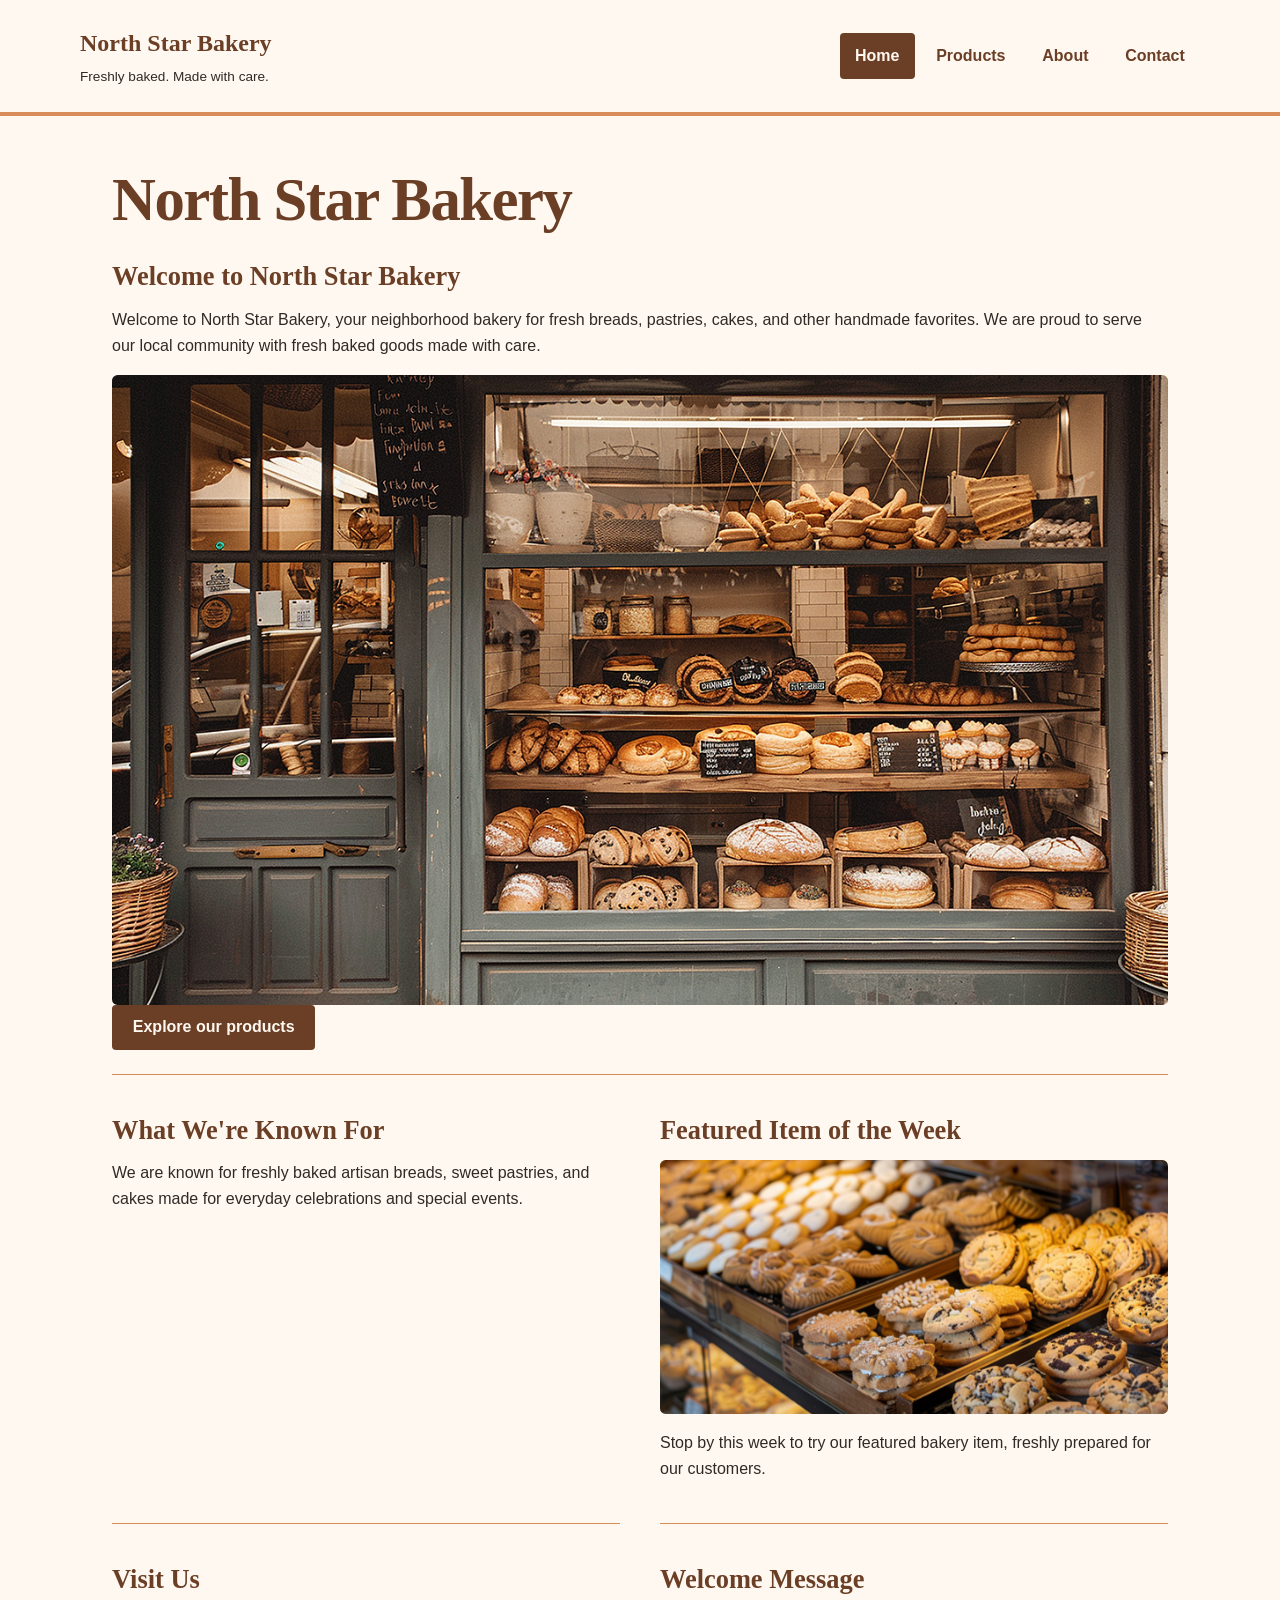
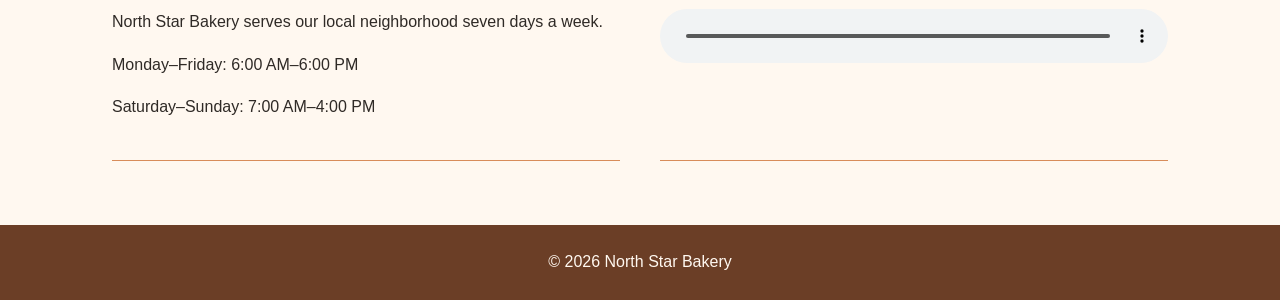
<file: index.html>
<!DOCTYPE html>
<html lang="en">
<head>
    <meta charset="UTF-8">
    <meta name="viewport" content="width=device-width, initial-scale=1.0">
    <title>North Star Bakery | Home</title>
<link rel="stylesheet" href="styles.css">
<script src="scripts.js" defer></script>
</head>

<body>
    <a href="#main-content" class="skip-link">Skip to content</a><header>
        <div>
<a href="index.html" class="brand">North Star Bakery</a><p class="brand-note">Freshly baked. Made with care.</p>
</div>
<nav aria-label="Main navigation">
            <ul>
                <li><a href="index.html" aria-current="page">Home</a></li>
                <li><a href="products.html">Products</a></li>
                <li><a href="about.html">About</a></li>
                <li><a href="contact.html">Contact</a></li>
            </ul>
        </nav>
    </header>

    <main id="main-content">
        <h1>North Star Bakery</h1>

        <div class="page-layout">
<section>
            <h2>Welcome to North Star Bakery</h2>
            <p>
                Welcome to North Star Bakery, your neighborhood bakery for
                fresh breads, pastries, cakes, and other handmade favorites.
                We are proud to serve our local community with fresh baked
                goods made with care.
            </p>

            <img src="bakery-storefront.jpg" alt="Storefront of North Star Bakery">
        <a href="products.html" class="button">Explore our products</a></section>

        <section>
            <h2>What We're Known For</h2>
            <p>
                We are known for freshly baked artisan breads, sweet pastries,
                and cakes made for everyday celebrations and special events.
            </p>
        </section>

        <section>
            <h2>Featured Item of the Week</h2>

            <picture>
                <source media="(min-width: 800px)" srcset="bakery-feature-large.jpg">

                <img src="bakery-feature-small.jpg" alt="Featured baked item of the week from North Star Bakery">
            </source></picture>

            <p>
                Stop by this week to try our featured bakery item, freshly
                prepared for our customers.
            </p>
        </section>

        <section>
            <h2>Visit Us</h2>
            <p>North Star Bakery serves our local neighborhood seven days a week.</p>
            <p>Monday–Friday: 6:00 AM–6:00 PM</p>
            <p>Saturday–Sunday: 7:00 AM–4:00 PM</p>
        </section>

        <section>
            <h2>Welcome Message</h2>

            <audio controls>
                <source src="bakery-welcome.mp3" type="audio/mpeg">
                Your browser does not support the audio element.
                Please contact North Star Bakery for more information.
            </source></audio>
        </section>
    </div></main>

    <footer>
        <p>© 2026 North Star Bakery</p>
    </footer>
</body>
</html>
</file>
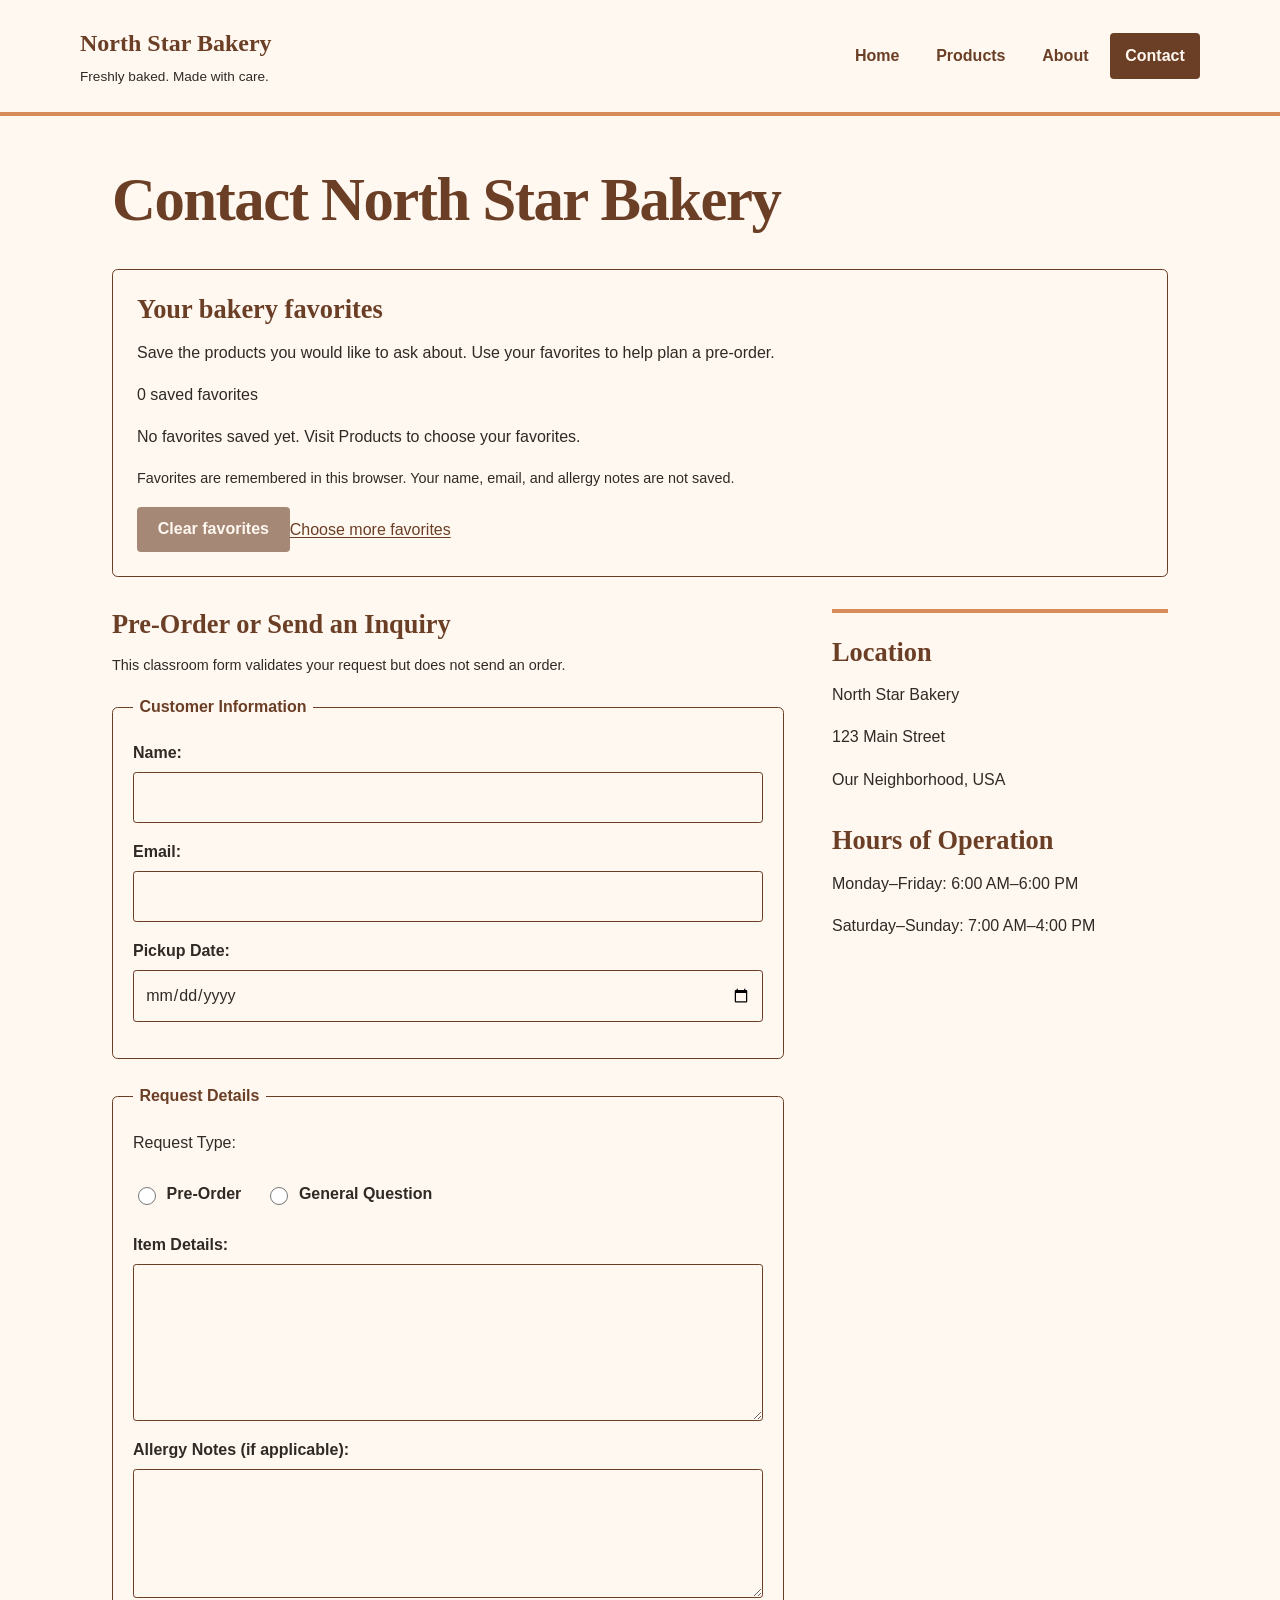
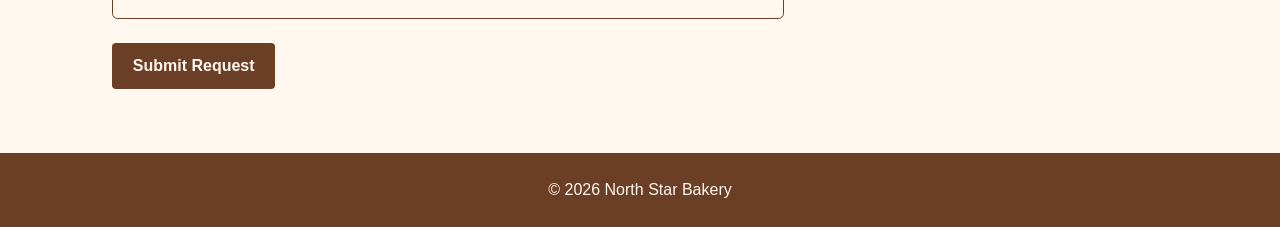
<file: contact.html>
<!DOCTYPE html>
<html lang="en">
<head>
    <meta charset="UTF-8">
    <meta name="viewport" content="width=device-width, initial-scale=1.0">
    <title>North Star Bakery | Contact</title>
<link rel="stylesheet" href="styles.css">
<script src="scripts.js" defer></script>
</head>

<body>
    <a href="#main-content" class="skip-link">Skip to content</a><header>
        <div>
<a href="index.html" class="brand">North Star Bakery</a><p class="brand-note">Freshly baked. Made with care.</p>
</div>
<nav aria-label="Main navigation">
            <ul>
                <li><a href="index.html">Home</a></li>
                <li><a href="products.html">Products</a></li>
                <li><a href="about.html">About</a></li>
                <li><a href="contact.html" aria-current="page">Contact</a></li>
            </ul>
        </nav>
    </header>

    <main id="main-content">
        <h1>Contact North Star Bakery</h1>

        <section class="favorites-panel" aria-labelledby="favorites-heading"><h2 id="favorites-heading">Your bakery favorites</h2>
<p>Save the products you would like to ask about. Use your favorites to help plan a pre-order.</p>
<p id="favorite-count"></p>
<p id="favorites-empty">No favorites saved yet. Visit Products to choose your favorites.</p>
<ul id="saved-favorites"></ul>
<p id="storage-note" class="helper-text"></p>
<p id="favorites-status" class="status-message" role="status"></p>
<button id="clear-favorites" type="button">Clear favorites</button><a href="products.html">Choose more favorites</a></section><div class="contact-layout">
<section class="contact-form">
            <h2>Pre-Order or Send an Inquiry</h2>

            <form action="#" method="post">
                <p class="helper-text">This classroom form validates your request but does not send an order.</p>
<p id="form-status" role="status" class="status-message"></p>
<fieldset>
                    <legend>Customer Information</legend>

                    <p>
                        <label for="name">Name:</label>
                        <input type="text" id="name" name="name" required aria-describedby="name-error">
                    <p id="name-error" class="field-error"></p></p>

                    <p>
                        <label for="email">Email:</label>
                        <input type="email" id="email" name="email" required aria-describedby="email-error">
                    <p id="email-error" class="field-error"></p></p>

                    <p>
                        <label for="pickup-date">Pickup Date:</label>
                        <input type="date" id="pickup-date" name="pickup-date" required aria-describedby="pickup-date-error">
                    <p id="pickup-date-error" class="field-error"></p></p>
                </fieldset>

                <fieldset>
                    <legend>Request Details</legend>

                    <p>Request Type:</p>

                    <div class="radio-group">
<div class="radio-option">
<input type="radio" id="preorder" name="request-type" value="preorder" required aria-describedby="request-type-error">
                    <label for="preorder">Pre-Order</label>

                    </div>
<div class="radio-option">
<input type="radio" id="question" name="request-type" value="question" aria-describedby="request-type-error">
                    <label for="question">General Question</label>

                    </div>
</div>
<p id="request-type-error" class="field-error"></p>
<p>
                        <label for="item-details">Item Details:</label><br>
                        <textarea id="item-details" name="item-details" rows="5" cols="40" required aria-describedby="item-details-error favorites-prefill-note"></textarea>
                    <p id="favorites-prefill-note" class="helper-text"></p><p id="item-details-error" class="field-error"></p></p>

                    <p>
                        <label for="allergy-notes">
                            Allergy Notes (if applicable):
                        </label><br>

                        <textarea id="allergy-notes" name="allergy-notes" rows="4" cols="40"></textarea>
                    </p>
                </fieldset>

                <button type="submit">Submit Request</button>
            </form>
        </section>

        <aside class="contact-details" aria-label="Visit the bakery"><section>
            <h2>Location</h2>
            <p>North Star Bakery</p>
            <p>123 Main Street</p>
            <p>Our Neighborhood, USA</p>
        </section>

        <section>
            <h2>Hours of Operation</h2>
            <p>Monday–Friday: 6:00 AM–6:00 PM</p>
            <p>Saturday–Sunday: 7:00 AM–4:00 PM</p>
        </section>
    </aside>
</div></main>

    <footer>
        <p>© 2026 North Star Bakery</p>
    </footer>
</body>
</html>
</file>
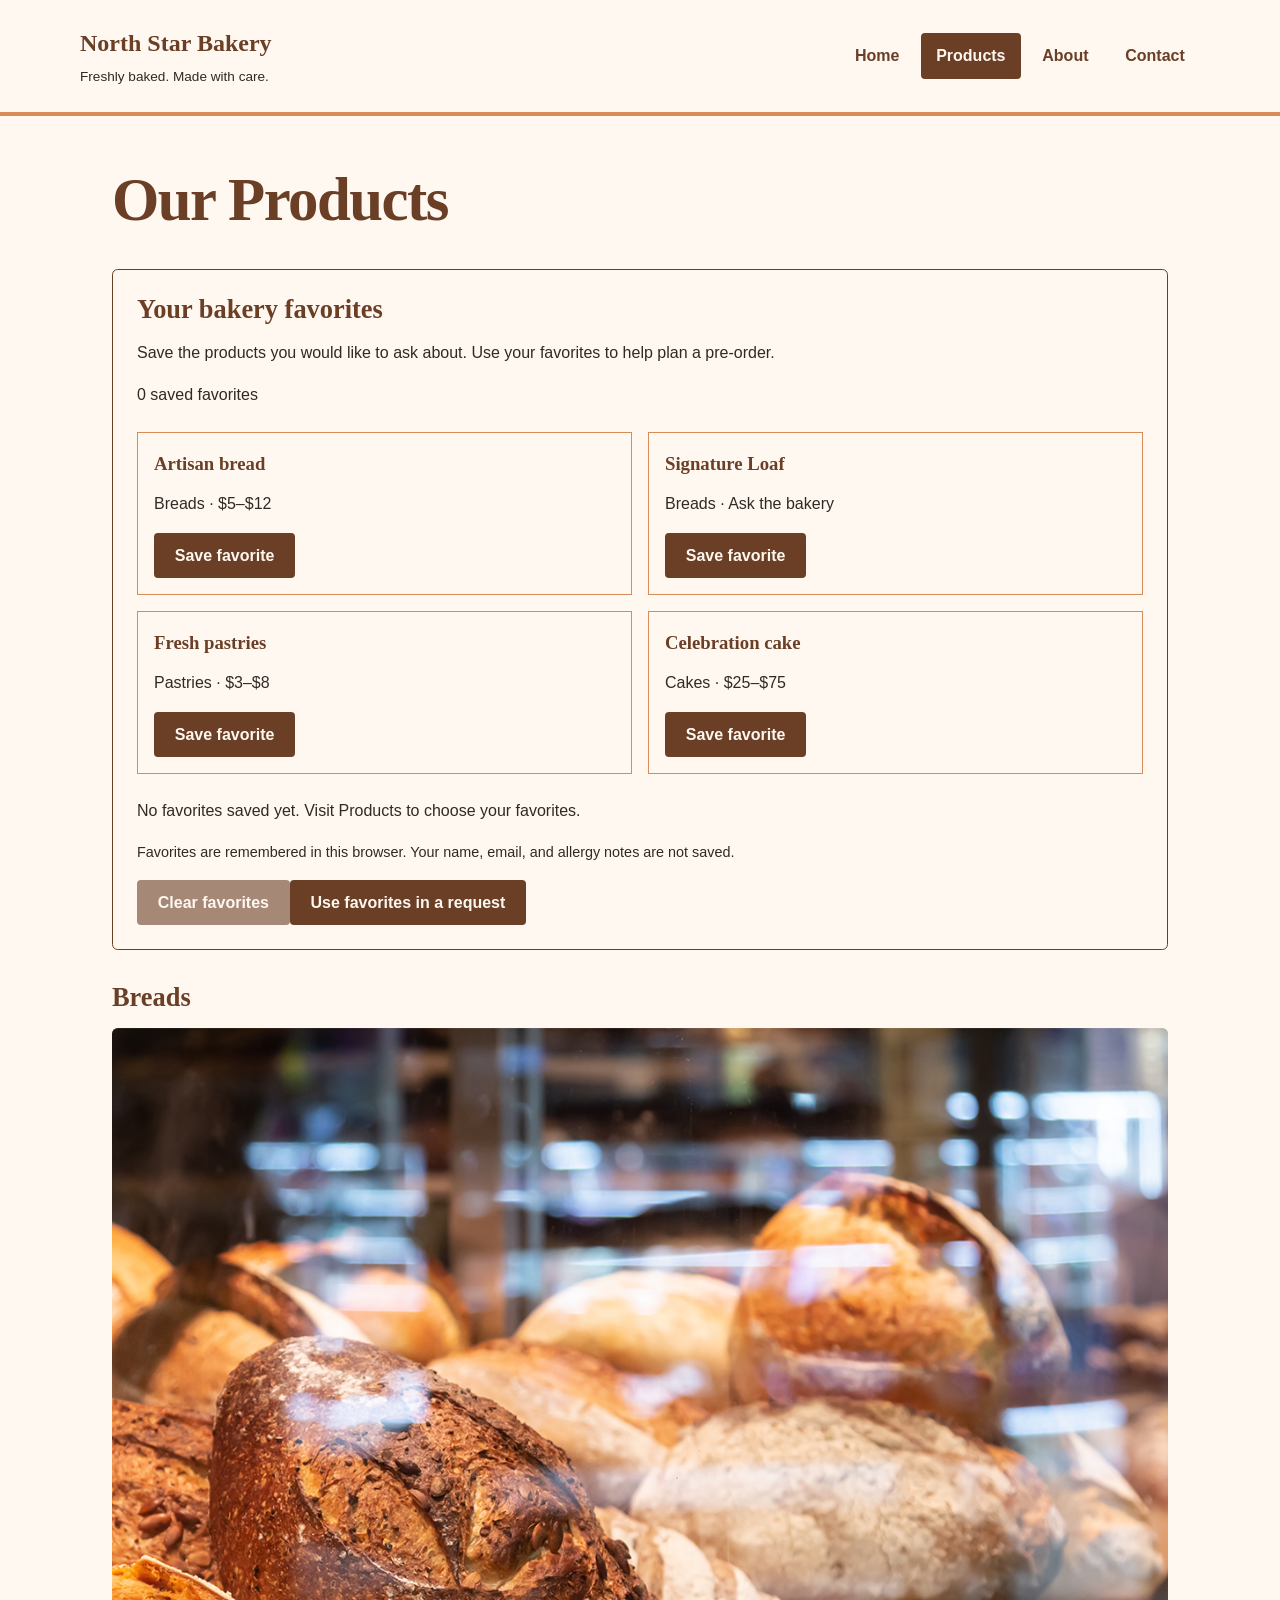
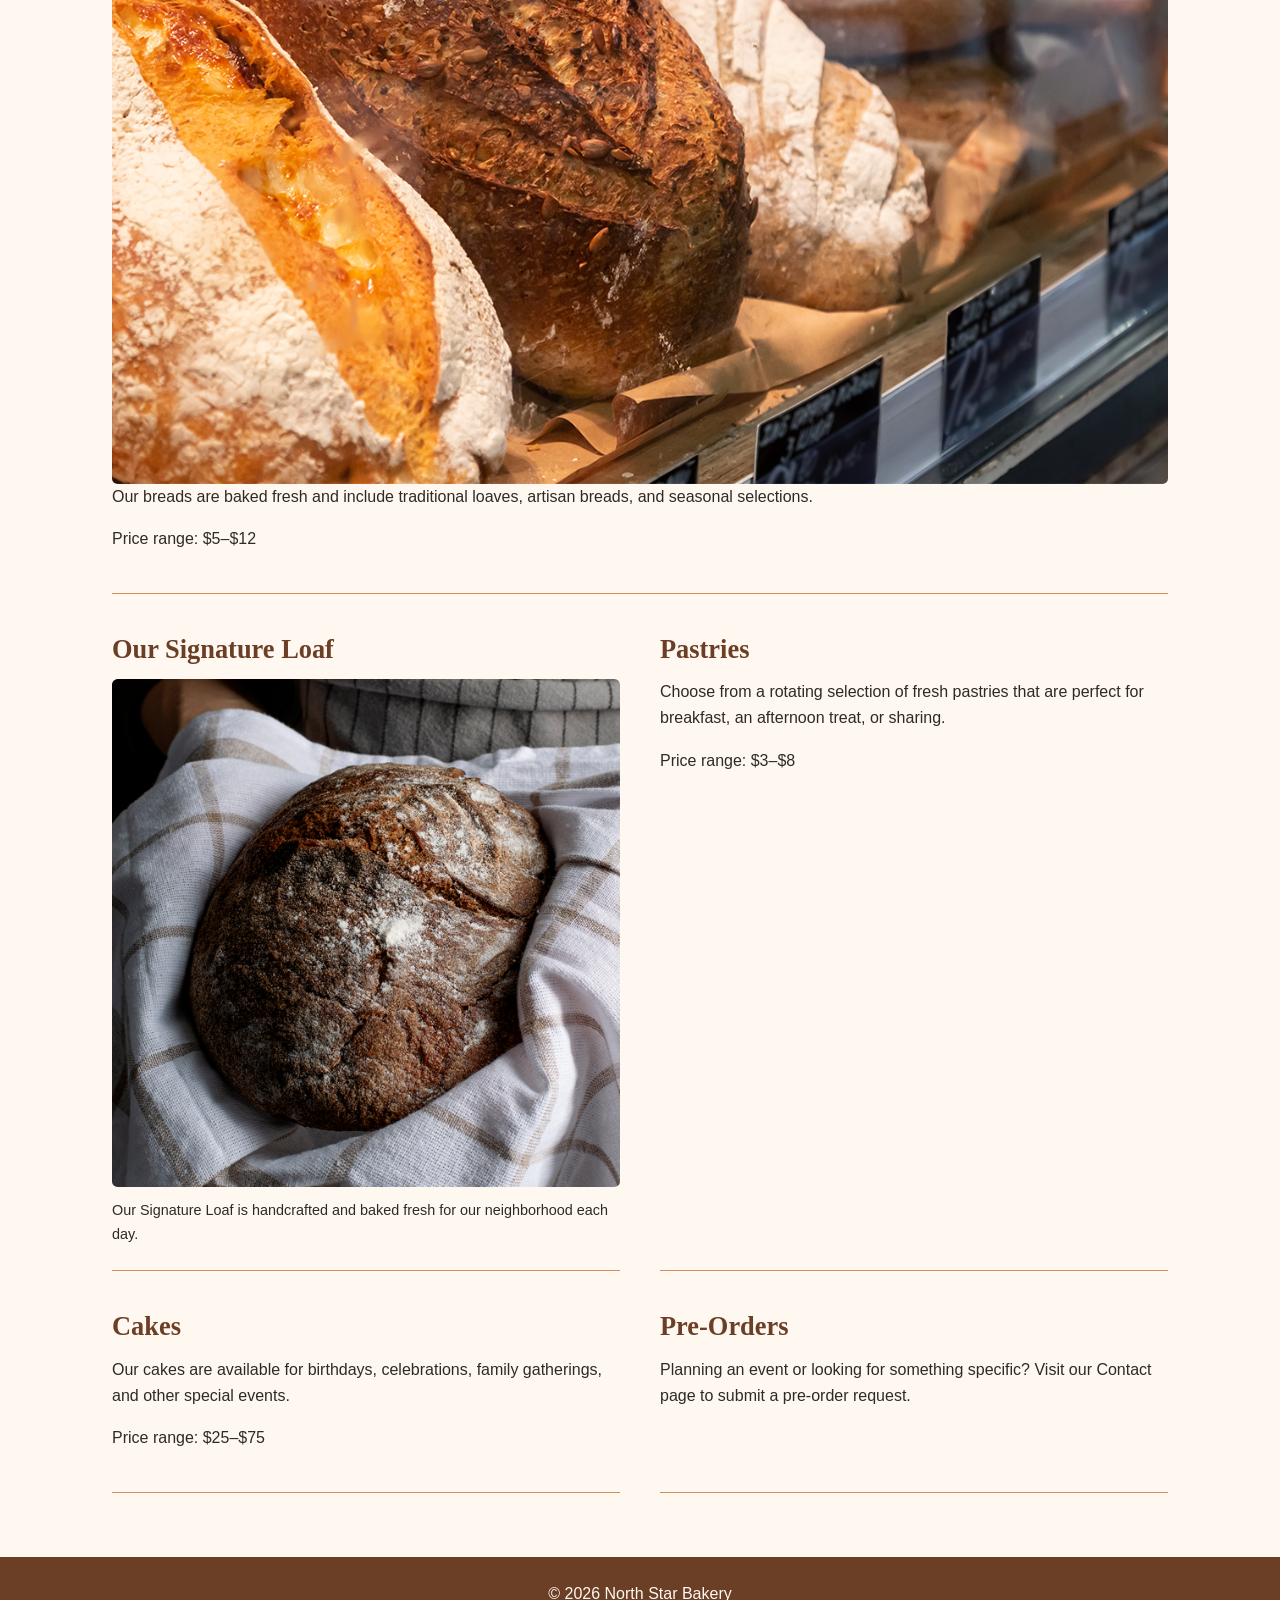
<file: products.html>
<!DOCTYPE html>
<html lang="en">
<head>
    <meta charset="UTF-8">
    <meta name="viewport" content="width=device-width, initial-scale=1.0">
    <title>North Star Bakery | Products</title>
<link rel="stylesheet" href="styles.css">
<script src="scripts.js" defer></script>
</head>

<body>
    <a href="#main-content" class="skip-link">Skip to content</a><header>
        <div>
<a href="index.html" class="brand">North Star Bakery</a><p class="brand-note">Freshly baked. Made with care.</p>
</div>
<nav aria-label="Main navigation">
            <ul>
                <li><a href="index.html">Home</a></li>
                <li><a href="products.html" aria-current="page">Products</a></li>
                <li><a href="about.html">About</a></li>
                <li><a href="contact.html">Contact</a></li>
            </ul>
        </nav>
    </header>

    <main id="main-content">
        <h1>Our Products</h1>

        <section class="favorites-panel" aria-labelledby="favorites-heading"><h2 id="favorites-heading">Your bakery favorites</h2>
<p>Save the products you would like to ask about. Use your favorites to help plan a pre-order.</p>
<p id="favorite-count"></p>
<div id="product-choices" class="product-choices"></div>
<p id="favorites-empty">No favorites saved yet. Visit Products to choose your favorites.</p>
<ul id="saved-favorites"></ul>
<p id="storage-note" class="helper-text"></p>
<p id="favorites-status" class="status-message" role="status"></p>
<button id="clear-favorites" type="button">Clear favorites</button><a href="contact.html" class="button">Use favorites in a request</a></section><div class="page-layout">
<section>
            <h2>Breads</h2>

            <img src="bakery-bread.jpg" alt="Fresh artisan bread baked at North Star Bakery">

            <p>
                Our breads are baked fresh and include traditional loaves,
                artisan breads, and seasonal selections.
            </p>
            <p>Price range: $5–$12</p>
        </section>

        <section>
            <h2>Our Signature Loaf</h2>

            <figure>
                <img src="bakery-signature-loaf.jpg" alt="North Star Bakery's freshly baked Signature Loaf">

                <figcaption>
                    Our Signature Loaf is handcrafted and baked fresh for our
                    neighborhood each day.
                </figcaption>
            </figure>
        </section>

        <section>
            <h2>Pastries</h2>
            <p>
                Choose from a rotating selection of fresh pastries that are
                perfect for breakfast, an afternoon treat, or sharing.
            </p>
            <p>Price range: $3–$8</p>
        </section>

        <section>
            <h2>Cakes</h2>
            <p>
                Our cakes are available for birthdays, celebrations, family
                gatherings, and other special events.
            </p>
            <p>Price range: $25–$75</p>
        </section>

        <section>
            <h2>Pre-Orders</h2>
            <p>
                Planning an event or looking for something specific?
                Visit our Contact page to submit a pre-order request.
            </p>
        </section>
    </div></main>

    <footer>
        <p>© 2026 North Star Bakery</p>
    </footer>
</body>
</html>
</file>
<file: styles.css>
/* North Star Bakery: four colors and two font families. */
:root {
  --cream: #FFF8F0;
  --brown: #6B3E26;
  --peach: #D88C5A;
  --charcoal: #2F2A26;
}
* { box-sizing: border-box; }
body { margin: 0; background: var(--cream); color: var(--charcoal); font-family: Arial, sans-serif; font-size: 1rem; line-height: 1.65; }
a { color: var(--brown); text-underline-offset: .2em; }
a:hover { text-decoration-thickness: 2px; }
a:focus-visible, button:focus-visible, input:focus-visible, textarea:focus-visible { outline: 3px solid var(--brown); outline-offset: 4px; }
.skip-link { position: absolute; left: 1rem; top: -6rem; padding: .65rem 1rem; background: var(--cream); z-index: 2; }
.skip-link:focus { top: 1rem; }
header { border-bottom: 4px solid var(--peach); padding: 1.5rem max(1rem, calc((100% - 1120px) / 2)); }
.brand { display: inline-block; color: var(--brown); font-family: Georgia, serif; font-size: 1.5rem; font-weight: bold; text-decoration: none; }
.brand-note { margin: .15rem 0 1rem; font-size: .85rem; }
nav ul { display: flex; flex-wrap: wrap; gap: .4rem; list-style: none; padding: 0; margin: 0; }
nav a { display: block; padding: .6rem .95rem; min-height: 44px; border-radius: .25rem; font-weight: bold; text-decoration: none; }
nav a[aria-current="page"] { background: var(--brown); color: var(--cream); }
nav a:hover { background: var(--peach); color: var(--charcoal); }
main { max-width: 1120px; margin: auto; padding: 2rem 1rem 3rem; }
h1, h2 { font-family: Georgia, serif; line-height: 1.2; color: var(--brown); }
h1 { font-size: clamp(2.2rem, 6vw, 3.8rem); margin: 0 0 1.5rem; letter-spacing: -.025em; }
h2 { font-size: 1.65rem; margin: 0 0 .85rem; }
p { margin: 0 0 1rem; }
section { min-width: 0; }
.page-layout { display: flex; flex-direction: column; gap: 2rem; }
.page-layout > section { padding-bottom: 1.5rem; border-bottom: 1px solid var(--peach); }
img, video { display: block; max-width: 100%; height: auto; border-radius: .35rem; }
picture { display: block; margin-bottom: 1rem; }
audio { width: 100%; max-width: 36rem; }
figure { margin: 0; }
figcaption { padding-top: .75rem; font-size: .9rem; }
.button, button { display: inline-block; border: 0; background: var(--brown); color: var(--cream); padding: .85rem 1.3rem; border-radius: .25rem; font: bold 1rem Arial, sans-serif; cursor: pointer; text-decoration: none; }
.button:hover, button:hover { background: var(--charcoal); }
.contact-layout { display: flex; flex-direction: column; gap: 2rem; }
.contact-details { border-top: 4px solid var(--peach); padding-top: 1.5rem; }
.contact-details section + section { margin-top: 2rem; }
fieldset { min-width: 0; margin: 0 0 1.5rem; padding: 1rem; border: 1px solid var(--brown); border-radius: .35rem; }
legend { padding: 0 .4rem; color: var(--brown); font-weight: bold; }
label { font-weight: bold; }
input:not([type="radio"]), textarea { display: block; width: 100%; min-width: 0; margin-top: .35rem; padding: .7rem; border: 1px solid var(--brown); border-radius: .2rem; background: var(--cream); color: var(--charcoal); font: inherit; }
textarea { resize: vertical; }
input[type="radio"] { accent-color: var(--brown); width: 1.1rem; height: 1.1rem; }
.radio-group { display: flex; flex-wrap: wrap; gap: .75rem 1.5rem; margin-bottom: 1rem; }
.radio-option { display: flex; align-items: center; gap: .5rem; min-height: 44px; }
form p:last-child { margin-bottom: 0; }
footer { padding: 1.5rem 1rem; background: var(--brown); color: var(--cream); text-align: center; }
footer p { margin: 0; }
/* Mobile is the default. Wider screens gain room and side-by-side sections. */
@media (min-width: 48rem) {
  header { display: flex; align-items: center; justify-content: space-between; gap: 2rem; }
  .brand-note { margin-bottom: 0; }
  main { padding: 3rem 2rem 4rem; }
  .page-layout { flex-direction: row; flex-wrap: wrap; gap: 2.5rem; }
  .page-layout > section { flex: 1 1 calc(50% - 2.5rem); }
  .page-layout > section:first-child { flex-basis: 100%; }
  .contact-layout { flex-direction: row; align-items: flex-start; gap: 3rem; }
  .contact-form { flex: 2; }
  .contact-details { flex: 1; }
  fieldset { padding: 1.25rem; }
}
/* Touchstone 4 favorites and inline form feedback. */
.favorites-panel { margin: 2rem 0; padding: 1.5rem; border: 1px solid var(--brown); border-radius: .35rem; }
.product-choices { display: flex; flex-direction: column; gap: 1rem; margin: 1.5rem 0; }
.favorite-card { flex: 1; min-width: 0; padding: 1rem; border: 1px solid var(--peach); }
h3 { color: var(--brown); font-family: Georgia, serif; margin: 0 0 .65rem; }
button[aria-pressed="true"] { background: var(--charcoal); }
button:disabled { opacity: .6; cursor: default; }
.field-error { color: var(--brown); font-weight: bold; margin-top: .4rem; }
.field-error:empty, .status-message:empty { display: none; }
[aria-invalid="true"] { border: 2px solid var(--brown); }
.helper-text { font-size: .9rem; }
@media (min-width: 48rem) { .product-choices { flex-direction: row; flex-wrap: wrap; } .favorite-card { flex-basis: calc(50% - 1rem); } }
</file>
